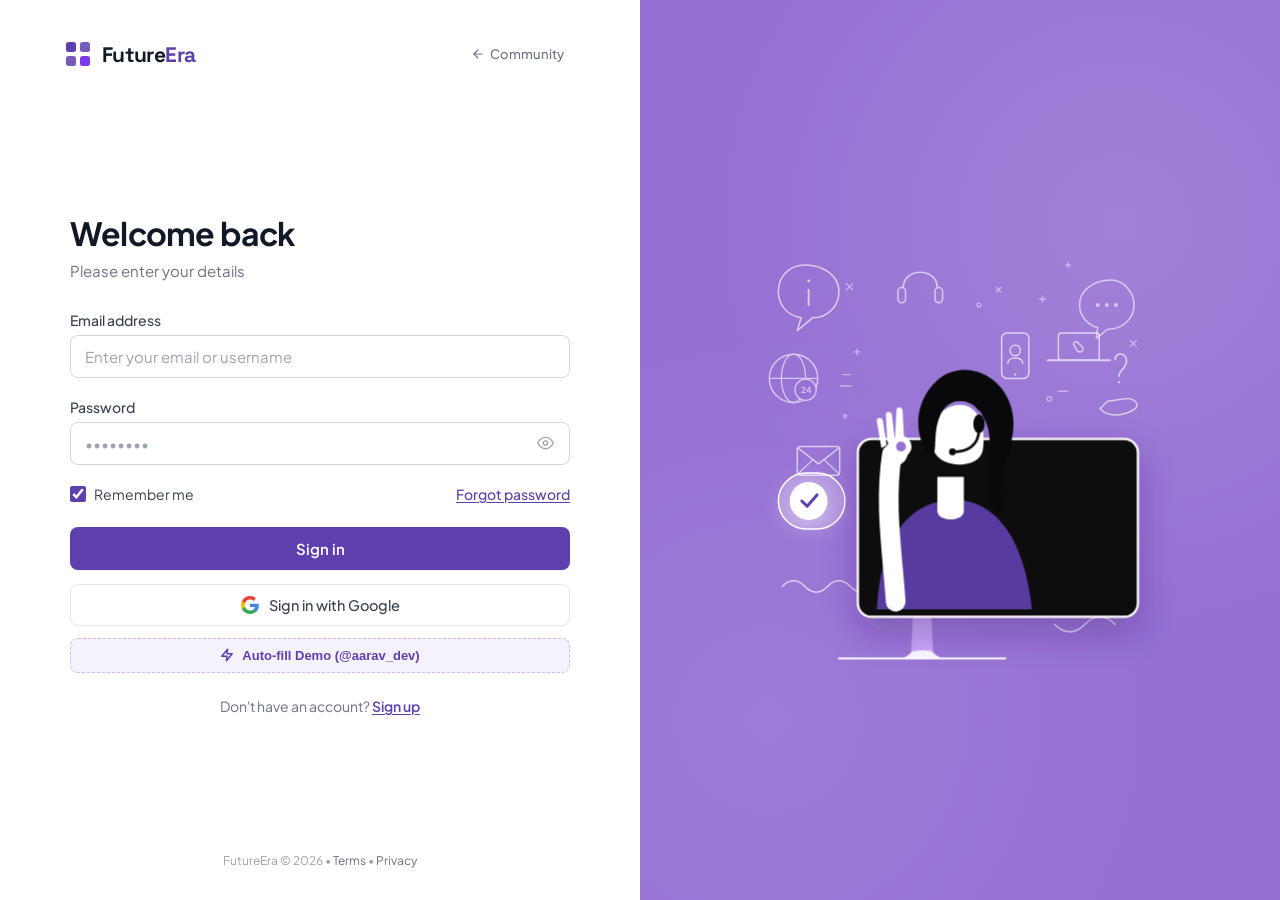
<file: app/static/signin.html>
<!DOCTYPE html>
<html lang="en">
<head>
  <meta charset="UTF-8" />
  <meta name="viewport" content="width=device-width, initial-scale=1.0" />
  <title>Welcome back — FutureEra</title>
  <link rel="icon" type="image/svg+xml" href="/static/favicon.svg" />
  <link rel="preconnect" href="https://fonts.googleapis.com" />
  <link rel="preconnect" href="https://fonts.gstatic.com" crossorigin />
  <link href="https://fonts.googleapis.com/css2?family=Plus+Jakarta+Sans:wght@400;500;600;700;800&family=Space+Grotesk:wght@600;700&display=swap" rel="stylesheet" />
  <style>
    /* ===================================================
       FUTUREERA AUTHENTICATION PAGE
       Pixel-Perfect Recreation of Clean Split-Screen SaaS Design
       =================================================== */
    *, *::before, *::after {
      box-sizing: border-box;
      margin: 0;
      padding: 0;
    }

    :root {
      --primary-purple: #5e3fae;
      --primary-purple-hover: #4e3294;
      --primary-purple-active: #40287e;
      --primary-purple-light: #f5f2fb;
      --purple-canvas-bg: #9670d3;
      --text-main: #111827;
      --text-muted: #6b7280;
      --text-label: #374151;
      --border-input: #d1d5db;
      --border-focus: #5e3fae;
      --font-body: 'Plus Jakarta Sans', -apple-system, BlinkMacSystemFont, "Segoe UI", Roboto, sans-serif;
      --font-heading: 'Plus Jakarta Sans', sans-serif;
    }

    html, body {
      height: 100%;
      font-family: var(--font-body);
      background-color: #ffffff;
      color: var(--text-main);
      -webkit-font-smoothing: antialiased;
      -moz-osx-font-smoothing: grayscale;
    }

    /* Split-screen wrapper */
    .auth-split-layout {
      display: grid;
      grid-template-columns: 1fr 1fr;
      min-height: 100vh;
      width: 100%;
      background: #ffffff;
    }

    /* LEFT COLUMN: Form Container */
    .auth-left-pane {
      display: flex;
      flex-direction: column;
      justify-content: space-between;
      padding: 40px 64px 32px;
      background: #ffffff;
      min-height: 100vh;
      overflow-y: auto;
    }

    /* Top Brand Header */
    .auth-brand-row {
      display: flex;
      align-items: center;
      justify-content: space-between;
      margin-bottom: 24px;
    }

    .brand-logo-link {
      display: inline-flex;
      align-items: center;
      gap: 10px;
      text-decoration: none;
      color: var(--text-main);
      transition: opacity 0.15s ease;
    }

    .brand-logo-link:hover {
      opacity: 0.85;
    }

    .brand-logo-icon {
      width: 28px;
      height: 28px;
      display: flex;
      align-items: center;
      justify-content: center;
    }

    .brand-logo-name {
      font-family: 'Space Grotesk', var(--font-body);
      font-size: 21px;
      font-weight: 700;
      letter-spacing: -0.03em;
      color: var(--text-main);
    }

    .brand-logo-name span {
      color: var(--primary-purple);
    }

    .nav-back-link {
      font-size: 13px;
      color: var(--text-muted);
      text-decoration: none;
      font-weight: 500;
      display: inline-flex;
      align-items: center;
      gap: 5px;
      padding: 6px 12px;
      border-radius: 6px;
      transition: all 0.15s ease;
    }

    .nav-back-link:hover {
      color: var(--primary-purple);
      background: var(--primary-purple-light);
    }

    /* Form Body Wrapper */
    .auth-form-wrap {
      width: 100%;
      max-width: 500px;
      margin: auto;
      padding: 20px 0;
    }

    .auth-heading {
      font-family: var(--font-heading);
      font-size: 32px;
      font-weight: 700;
      color: var(--text-main);
      letter-spacing: -0.025em;
      line-height: 1.2;
      margin-bottom: 8px;
    }

    .auth-subheading {
      font-size: 15px;
      color: var(--text-muted);
      line-height: 1.5;
      margin-bottom: 28px;
    }

    /* Alert Banner */
    .auth-alert {
      display: none;
      padding: 10px 14px;
      border-radius: 8px;
      font-size: 13.5px;
      margin-bottom: 20px;
      align-items: center;
      gap: 8px;
    }

    .auth-alert.error {
      display: flex;
      background: #fef2f2;
      color: #b91c1c;
      border: 1px solid #fecaca;
    }

    .auth-alert.success {
      display: flex;
      background: #f0fdf4;
      color: #15803d;
      border: 1px solid #bbf7d0;
    }

    /* Input Field Groups */
    .form-group {
      margin-bottom: 20px;
      position: relative;
    }

    .form-label {
      display: block;
      font-size: 14px;
      font-weight: 500;
      color: var(--text-label);
      margin-bottom: 6px;
      text-transform: none !important;
      letter-spacing: normal !important;
    }

    .form-label::before {
      display: none !important;
      content: none !important;
    }

    .input-wrapper {
      position: relative;
      display: flex;
      align-items: center;
    }

    .form-control {
      width: 100%;
      padding: 11px 14px;
      font-size: 15px;
      font-family: inherit;
      color: var(--text-main);
      background: #ffffff;
      border: 1px solid var(--border-input);
      border-radius: 8px;
      outline: none;
      transition: border-color 0.15s ease, box-shadow 0.15s ease;
    }

    .form-control::placeholder {
      color: #9ca3af;
      font-weight: 400;
    }

    .form-control:focus {
      border-color: var(--border-focus);
      box-shadow: 0 0 0 3px rgba(94, 63, 174, 0.16);
    }

    .btn-pwd-toggle {
      position: absolute;
      right: 12px;
      top: 50%;
      transform: translateY(-50%);
      background: transparent;
      border: none;
      color: #9ca3af;
      cursor: pointer;
      padding: 4px;
      display: flex;
      align-items: center;
      justify-content: center;
      transition: color 0.15s ease;
    }

    .btn-pwd-toggle:hover {
      color: var(--text-main);
    }

    /* Remember Me & Forgot Password Row */
    .form-meta-row {
      display: flex;
      justify-content: space-between;
      align-items: center;
      margin-bottom: 24px;
      font-size: 14px;
    }

    .checkbox-container {
      display: inline-flex;
      align-items: center;
      gap: 8px;
      cursor: pointer;
      color: var(--text-label);
      user-select: none;
      font-size: 14px;
    }

    .checkbox-container input[type="checkbox"] {
      width: 16px;
      height: 16px;
      accent-color: var(--primary-purple);
      border-radius: 4px;
      cursor: pointer;
    }

    .forgot-link {
      color: var(--primary-purple);
      text-decoration: underline;
      text-underline-offset: 2px;
      font-weight: 500;
      transition: opacity 0.15s ease;
    }

    .forgot-link:hover {
      opacity: 0.8;
    }

    /* Submit Button */
    .btn-auth-primary {
      width: 100%;
      padding: 12px 20px;
      font-size: 15px;
      font-weight: 600;
      font-family: inherit;
      color: #ffffff;
      background: var(--primary-purple);
      border: none;
      border-radius: 8px;
      cursor: pointer;
      transition: background 0.15s ease, transform 0.05s ease, box-shadow 0.15s ease;
      box-shadow: 0 1px 2px rgba(0, 0, 0, 0.05);
      display: flex;
      align-items: center;
      justify-content: center;
      gap: 8px;
    }

    .btn-auth-primary:hover {
      background: var(--primary-purple-hover);
    }

    .btn-auth-primary:active {
      transform: translateY(1px);
    }

    .btn-auth-primary:disabled {
      opacity: 0.7;
      cursor: not-allowed;
    }

    /* Social / Google Button */
    .btn-google {
      width: 100%;
      padding: 11px 20px;
      margin-top: 14px;
      font-size: 14.5px;
      font-weight: 500;
      font-family: inherit;
      color: #374151;
      background: #ffffff;
      border: 1px solid #e5e7eb;
      border-radius: 8px;
      cursor: pointer;
      display: flex;
      align-items: center;
      justify-content: center;
      gap: 10px;
      transition: all 0.15s ease;
      box-shadow: 0 1px 2px rgba(0, 0, 0, 0.04);
    }

    .btn-google:hover {
      background: #f9fafb;
      border-color: #d1d5db;
    }

    /* Auto-Fill Demo Button */
    .demo-pill-btn {
      width: 100%;
      margin-top: 12px;
      padding: 9px 16px;
      font-size: 13px;
      font-weight: 600;
      color: var(--primary-purple);
      background: var(--primary-purple-light);
      border: 1px dashed #d8b4fe;
      border-radius: 8px;
      cursor: pointer;
      display: inline-flex;
      align-items: center;
      justify-content: center;
      gap: 8px;
      transition: all 0.15s ease;
    }

    .demo-pill-btn:hover {
      background: #ede9fe;
      border-color: var(--primary-purple);
    }

    /* Switch Auth Mode Line */
    .auth-switch-text {
      text-align: center;
      font-size: 14px;
      color: var(--text-muted);
      margin-top: 24px;
    }

    .auth-switch-btn {
      color: var(--primary-purple);
      text-decoration: underline;
      text-underline-offset: 2px;
      font-weight: 600;
      background: transparent;
      border: none;
      cursor: pointer;
      font-family: inherit;
      font-size: inherit;
      padding: 0;
    }

    .auth-switch-btn:hover {
      opacity: 0.8;
    }

    /* Sign Up Additional Fields */
    .signup-grid-2 {
      display: grid;
      grid-template-columns: 1fr 1fr;
      gap: 12px;
    }

    .interest-chips-matrix {
      display: grid;
      grid-template-columns: repeat(2, 1fr);
      gap: 8px;
      margin-top: 6px;
    }

    .interest-chip {
      background: #f9fafb;
      border: 1px solid #e5e7eb;
      border-radius: 8px;
      padding: 8px 10px;
      font-size: 12.5px;
      font-weight: 500;
      color: #4b5563;
      cursor: pointer;
      display: flex;
      align-items: center;
      gap: 6px;
      transition: all 0.15s ease;
      user-select: none;
    }

    .interest-chip:hover {
      border-color: #cbd5e1;
      background: #f3f4f6;
    }

    .interest-chip.selected {
      background: var(--primary-purple-light);
      border-color: var(--primary-purple);
      color: var(--primary-purple);
      font-weight: 600;
      box-shadow: 0 0 0 1px var(--primary-purple);
    }

    /* Auth Footer Note */
    .auth-bottom-note {
      text-align: center;
      font-size: 12px;
      color: #9ca3af;
      padding-top: 16px;
    }

    .auth-bottom-note a {
      color: #6b7280;
      text-decoration: none;
    }

    .auth-bottom-note a:hover {
      text-decoration: underline;
    }

    /* RIGHT COLUMN: Illustration Canvas */
    .auth-right-pane {
      background-color: var(--purple-canvas-bg);
      background-image: 
        radial-gradient(circle at 75% 25%, rgba(255, 255, 255, 0.12) 0%, transparent 50%),
        radial-gradient(circle at 20% 80%, rgba(255, 255, 255, 0.08) 0%, transparent 45%);
      display: flex;
      align-items: center;
      justify-content: center;
      position: relative;
      overflow: hidden;
      padding: 40px;
      min-height: 100vh;
    }

    .illustration-wrapper {
      width: 100%;
      max-width: 600px;
      display: flex;
      align-items: center;
      justify-content: center;
      animation: fadeInCanvas 0.4s ease-out;
    }

    @keyframes fadeInCanvas {
      from { opacity: 0; transform: scale(0.98); }
      to { opacity: 1; transform: scale(1); }
    }

    .vector-art-svg {
      width: 100%;
      height: auto;
      max-height: 85vh;
      overflow: visible;
    }

    /* Floating vector animation effects */
    .floating-doodle {
      animation: floatGentle 4.5s ease-in-out infinite alternate;
      transform-origin: center;
    }

    .floating-doodle-alt {
      animation: floatGentleAlt 5.5s ease-in-out infinite alternate;
      transform-origin: center;
    }

    @keyframes floatGentle {
      0% { transform: translateY(0px) rotate(0deg); }
      100% { transform: translateY(-7px) rotate(1deg); }
    }

    @keyframes floatGentleAlt {
      0% { transform: translateY(0px) rotate(0deg); }
      100% { transform: translateY(8px) rotate(-1.5deg); }
    }

    /* Responsive Breakpoints */
    @media (max-width: 960px) {
      .auth-split-layout {
        grid-template-columns: 1fr;
      }
      .auth-right-pane {
        display: none;
      }
      .auth-left-pane {
        padding: 32px 24px;
        min-height: 100vh;
      }
      .auth-form-wrap {
        padding: 24px 0;
      }
      .auth-heading {
        font-size: 28px;
      }
    }

    @media (max-width: 480px) {
      .signup-grid-2 {
        grid-template-columns: 1fr;
      }
      .interest-chips-matrix {
        grid-template-columns: 1fr;
      }
    }
  </style>
</head>
<body>

  <div class="auth-split-layout">
    
    <!-- ==========================================
         LEFT COLUMN: Authentication Form
         ========================================== -->
    <div class="auth-left-pane">
      
      <!-- Top Brand Header -->
      <div class="auth-brand-row">
        <a href="/" class="brand-logo-link" title="FutureEra Homepage">
          <!-- Geometric 4-Cube Icon matching reference logo structure -->
          <div class="brand-logo-icon">
            <svg width="28" height="28" viewBox="0 0 28 28" fill="none">
              <rect x="2" y="2" width="10" height="10" rx="2.5" fill="#5e3fae" />
              <rect x="16" y="2" width="10" height="10" rx="2.5" fill="#5e3fae" opacity="0.85" />
              <rect x="2" y="16" width="10" height="10" rx="2.5" fill="#5e3fae" opacity="0.85" />
              <rect x="16" y="16" width="10" height="10" rx="2.5" fill="#7c3aed" />
              <!-- Center diamond accent -->
              <polygon points="14,10 18,14 14,18 10,14" fill="#ffffff" />
            </svg>
          </div>
          <span class="brand-logo-name">Future<span>Era</span></span>
        </a>

        <a href="/community" class="nav-back-link">
          <svg width="14" height="14" viewBox="0 0 24 24" fill="none" stroke="currentColor" stroke-width="2" stroke-linecap="round" stroke-linejoin="round"><line x1="19" y1="12" x2="5" y2="12"></line><polyline points="12 19 5 12 12 5"></polyline></svg>
          <span>Community</span>
        </a>
      </div>

      <!-- Main Form Body -->
      <div class="auth-form-wrap">
        
        <!-- Heading & Subtitle -->
        <h1 id="authTitle" class="auth-heading">Welcome back</h1>
        <p id="authSubtitle" class="auth-subheading">Please enter your details</p>

        <!-- Alert Notification Box -->
        <div id="authAlert" class="auth-alert">
          <svg width="16" height="16" viewBox="0 0 24 24" fill="none" stroke="currentColor" stroke-width="2"><circle cx="12" cy="12" r="10"></circle><line x1="12" y1="8" x2="12" y2="12"></line><line x1="12" y1="16" x2="12.01" y2="16"></line></svg>
          <span id="authAlertMsg">Notification</span>
        </div>

        <!-- ====================================
             FORM 1: SIGN IN (Default view)
             ==================================== -->
        <form id="signInForm" onsubmit="handleSignInSubmit(event)">
          
          <div class="form-group">
            <label class="form-label" for="loginEmail">Email address</label>
            <div class="input-wrapper">
              <input 
                type="text" 
                id="loginEmail" 
                class="form-control" 
                required 
                autocomplete="username"
                placeholder="Enter your email or username" 
              />
            </div>
          </div>

          <div class="form-group">
            <label class="form-label" for="loginPassword">Password</label>
            <div class="input-wrapper">
              <input 
                type="password" 
                id="loginPassword" 
                class="form-control" 
                required 
                autocomplete="current-password"
                placeholder="••••••••" 
              />
              <button 
                type="button" 
                class="btn-pwd-toggle" 
                onclick="togglePasswordVisibility('loginPassword')" 
                title="Show or hide password"
              >
                <svg width="17" height="17" viewBox="0 0 24 24" fill="none" stroke="currentColor" stroke-width="2" stroke-linecap="round" stroke-linejoin="round"><path d="M1 12s4-8 11-8 11 8 11 8-4 8-11 8-11-8-11-8z"></path><circle cx="12" cy="12" r="3"></circle></svg>
              </button>
            </div>
          </div>

          <!-- Remember Me + Forgot Password Row -->
          <div class="form-meta-row">
            <label class="checkbox-container">
              <input type="checkbox" id="rememberMe" checked />
              <span>Remember me</span>
            </label>
            <a href="javascript:void(0)" class="forgot-link" onclick="handleForgotPassword(event)">Forgot password</a>
          </div>

          <!-- Primary Sign In Button -->
          <button type="submit" class="btn-auth-primary" id="btnSignInSubmit">
            <span>Sign in</span>
          </button>

          <!-- Sign in with Google Button -->
          <button type="button" class="btn-google" onclick="handleGoogleSignIn()">
            <svg width="18" height="18" viewBox="0 0 24 24">
              <path fill="#4285F4" d="M23.745 12.27c0-.7-.06-1.4-.19-2.07H12v4.51h6.6c-.29 1.52-1.14 2.8-2.4 3.66v3.05h3.9c2.28-2.1 3.645-5.2 3.645-9.15z"/>
              <path fill="#34A853" d="M12 24c3.24 0 5.95-1.08 7.93-2.91l-3.9-3.05c-1.08.72-2.45 1.16-4.03 1.16-3.12 0-5.77-2.1-6.72-4.93H1.24v3.15C3.26 21.36 7.33 24 12 24z"/>
              <path fill="#FBBC05" d="M5.28 14.27c-.25-.72-.38-1.49-.38-2.27s.13-1.55.38-2.27V6.58H1.24C.45 8.15 0 9.92 0 12s.45 3.85 1.24 5.42l4.04-3.15z"/>
              <path fill="#EA4335" d="M12 4.75c1.77 0 3.35.61 4.6 1.8l3.42-3.42C17.95 1.19 15.24 0 12 0 7.33 0 3.26 2.64 1.24 6.58l4.04 3.15c.95-2.83 3.6-4.98 6.72-4.98z"/>
            </svg>
            <span>Sign in with Google</span>
          </button>

          <!-- 1-Click Interactive Demo Helper -->
          <button type="button" class="demo-pill-btn" onclick="fillDemoCredentials()">
            <svg width="14" height="14" viewBox="0 0 24 24" fill="none" stroke="currentColor" stroke-width="2.5" stroke-linecap="round" stroke-linejoin="round"><polygon points="13 2 3 14 12 14 11 22 21 10 12 10 13 2"></polygon></svg>
            <span>Auto-fill Demo (@aarav_dev)</span>
          </button>

          <!-- Switch to Sign Up -->
          <p class="auth-switch-text">
            Don't have an account? 
            <button type="button" class="auth-switch-btn" onclick="setAuthMode('signup')">Sign up</button>
          </p>

        </form>

        <!-- ====================================
             FORM 2: SIGN UP
             ==================================== -->
        <form id="signUpForm" style="display: none;" onsubmit="handleSignUpSubmit(event)">
          
          <div class="signup-grid-2">
            <div class="form-group">
              <label class="form-label" for="regFullName">Full name</label>
              <input type="text" id="regFullName" class="form-control" required placeholder="Aarav Sharma" />
            </div>
            <div class="form-group">
              <label class="form-label" for="regUsername">Username</label>
              <input type="text" id="regUsername" class="form-control" required placeholder="aarav_dev" />
            </div>
          </div>

          <div class="form-group">
            <label class="form-label" for="regEmail">Email address</label>
            <input type="email" id="regEmail" class="form-control" required placeholder="name@example.com" />
          </div>

          <div class="form-group">
            <label class="form-label" for="regPassword">Password (Min 6 characters)</label>
            <div class="input-wrapper">
              <input type="password" id="regPassword" class="form-control" minlength="6" required placeholder="••••••••" />
              <button type="button" class="btn-pwd-toggle" onclick="togglePasswordVisibility('regPassword')">
                <svg width="17" height="17" viewBox="0 0 24 24" fill="none" stroke="currentColor" stroke-width="2"><path d="M1 12s4-8 11-8 11 8 11 8-4 8-11 8-11-8-11-8z"></path><circle cx="12" cy="12" r="3"></circle></svg>
              </button>
            </div>
          </div>

          <div class="signup-grid-2">
            <div class="form-group">
              <label class="form-label" for="regStage">Career Stage</label>
              <select id="regStage" class="form-control" style="background-color: #fff; cursor: pointer;">
                <option value="final_year" selected>Final Year Student</option>
                <option value="12th_pass">Class 12th Pass</option>
              </select>
            </div>
            <div class="form-group">
              <label class="form-label" for="regDegree">Degree or Stream</label>
              <input type="text" id="regDegree" class="form-control" placeholder="B.Tech Computer Science" />
            </div>
          </div>

          <div class="form-group">
            <label class="form-label" for="regTargetRole">Target Engineering Role</label>
            <input type="text" id="regTargetRole" class="form-control" placeholder="e.g. AI Systems Architect" />
          </div>

          <!-- Interests Selection Matrix (at least 3) -->
          <div class="form-group">
            <div style="display: flex; justify-content: space-between; align-items: center; margin-bottom: 4px;">
              <label class="form-label" style="margin-bottom: 0;">Core Interests (Pick &ge; 3)</label>
              <span id="interestCounter" style="font-size: 12px; font-weight: 600; color: #b45309;">0/3 selected</span>
            </div>
            <div class="interest-chips-matrix" id="signupInterestGrid">
              <div class="interest-chip" data-val="Coding & Tech">
                <svg width="14" height="14" viewBox="0 0 24 24" fill="none" stroke="currentColor" stroke-width="2"><polyline points="16 18 22 12 16 6"></polyline><polyline points="8 6 2 12 8 18"></polyline></svg>
                <span>Full-Stack &amp; Core</span>
              </div>
              <div class="interest-chip" data-val="AI & Machine Learning">
                <svg width="14" height="14" viewBox="0 0 24 24" fill="none" stroke="currentColor" stroke-width="2"><circle cx="12" cy="12" r="3"></circle><path d="M12 2v3m0 14v3M2 12h3m14 0h3"></path></svg>
                <span>AI &amp; ML</span>
              </div>
              <div class="interest-chip" data-val="Cloud & DevOps">
                <svg width="14" height="14" viewBox="0 0 24 24" fill="none" stroke="currentColor" stroke-width="2"><path d="M18 10h-1.26A8 8 0 1 0 9 20h9a5 5 0 0 0 0-10z"></path></svg>
                <span>Cloud &amp; DevOps</span>
              </div>
              <div class="interest-chip" data-val="Cybersecurity">
                <svg width="14" height="14" viewBox="0 0 24 24" fill="none" stroke="currentColor" stroke-width="2"><path d="M12 22s8-4 8-10V5l-8-3-8 3v7c0 6 8 10 8 10z"></path></svg>
                <span>Cybersecurity</span>
              </div>
              <div class="interest-chip" data-val="UI/UX & Product Design">
                <svg width="14" height="14" viewBox="0 0 24 24" fill="none" stroke="currentColor" stroke-width="2"><path d="M12 19l7-7 3 3-7 7-3-3z"></path></svg>
                <span>UI/UX &amp; Design</span>
              </div>
              <div class="interest-chip" data-val="Robotics & IoT">
                <svg width="14" height="14" viewBox="0 0 24 24" fill="none" stroke="currentColor" stroke-width="2"><rect x="3" y="11" width="18" height="10" rx="2"></rect><circle cx="12" cy="5" r="2"></circle></svg>
                <span>Robotics &amp; IoT</span>
              </div>
              <div class="interest-chip" data-val="Data Science & Analytics">
                <svg width="14" height="14" viewBox="0 0 24 24" fill="none" stroke="currentColor" stroke-width="2"><line x1="18" y1="20" x2="18" y2="10"></line><line x1="12" y1="20" x2="12" y2="4"></line><line x1="6" y1="20" x2="6" y2="14"></line></svg>
                <span>Data Science</span>
              </div>
              <div class="interest-chip" data-val="Finance & Markets">
                <svg width="14" height="14" viewBox="0 0 24 24" fill="none" stroke="currentColor" stroke-width="2"><polyline points="23 6 13.5 15.5 8.5 10.5 1 18"></polyline></svg>
                <span>FinTech &amp; Markets</span>
              </div>
            </div>
          </div>

          <!-- Terms Checkbox -->
          <div class="form-meta-row" style="margin-bottom: 20px;">
            <label class="checkbox-container">
              <input type="checkbox" id="agreeTerms" checked required />
              <span>I agree to the <a href="/terms" target="_blank" class="forgot-link">Terms</a> and <a href="/privacy" target="_blank" class="forgot-link">Privacy Policy</a></span>
            </label>
          </div>

          <!-- Primary Sign Up Button -->
          <button type="submit" class="btn-auth-primary" id="btnSignUpSubmit">
            <span>Create account</span>
          </button>

          <!-- Switch to Sign In -->
          <p class="auth-switch-text">
            Already have an account? 
            <button type="button" class="auth-switch-btn" onclick="setAuthMode('signin')">Log in</button>
          </p>

        </form>

      </div>

      <!-- Bottom Minimal Footer -->
      <div class="auth-bottom-note">
        FutureEra &copy; 2026 &bull; <a href="/terms">Terms</a> &bull; <a href="/privacy">Privacy</a>
      </div>

    </div>

    <!-- ==========================================
         RIGHT COLUMN: Vector Illustration Canvas
         Pixel-perfect recreation of the user's uploaded art
         ========================================== -->
    <div class="auth-right-pane" aria-hidden="true">
      <div class="illustration-wrapper">
        <svg class="vector-art-svg" viewBox="0 0 740 680" fill="none" xmlns="http://www.w3.org/2000/svg">
          <defs>
            <!-- Soft drop shadow for monitor -->
            <filter id="screenShadow" x="-20%" y="-10%" width="140%" height="130%" filterUnits="userSpaceOnUse">
              <feDropShadow dx="0" dy="18" stdDeviation="22" flood-color="#3b236e" flood-opacity="0.32"/>
            </filter>
            <!-- Badge glow -->
            <filter id="badgeGlow" x="-20%" y="-20%" width="140%" height="140%">
              <feDropShadow dx="0" dy="6" stdDeviation="10" flood-color="#ffffff" flood-opacity="0.35"/>
            </filter>
          </defs>

          <!-- ==========================================
               BACKGROUND FLOATING DOODLES & ICONS
               Exact match from user reference image
               ========================================== -->
          
          <!-- Top Left: Speech Bubble with 'i' (Information) -->
          <g class="floating-doodle" opacity="0.65">
            <path d="M165 95 C145 95, 130 110, 130 130 C130 148, 142 162, 160 165 L155 182 L175 165 C195 165, 210 150, 210 130 C210 110, 190 95, 165 95 Z" stroke="#ffffff" stroke-width="2" fill="none" stroke-linejoin="round"/>
            <line x1="170" y1="128" x2="170" y2="148" stroke="#ffffff" stroke-width="2.5" stroke-linecap="round"/>
            <circle cx="170" cy="116" r="1.8" fill="#ffffff"/>
          </g>

          <!-- Top Center: Headset / Headphones -->
          <g class="floating-doodle-alt" opacity="0.6">
            <path d="M295 125 C295 98, 340 98, 340 125" stroke="#ffffff" stroke-width="2.2" fill="none" stroke-linecap="round"/>
            <rect x="288" y="125" width="10" height="20" rx="5" stroke="#ffffff" stroke-width="2" fill="none"/>
            <rect x="337" y="125" width="10" height="20" rx="5" stroke="#ffffff" stroke-width="2" fill="none"/>
          </g>

          <!-- Mid-Left: Globe with '24' (24/7 Support / Connectivity) -->
          <g class="floating-doodle" opacity="0.6">
            <circle cx="150" cy="245" r="32" stroke="#ffffff" stroke-width="2" fill="none"/>
            <ellipse cx="150" cy="245" rx="16" ry="32" stroke="#ffffff" stroke-width="1.8" fill="none"/>
            <line x1="118" y1="245" x2="182" y2="245" stroke="#ffffff" stroke-width="1.8"/>
            <circle cx="166" cy="260" r="14" fill="#9670d3" stroke="#ffffff" stroke-width="1.8"/>
            <text x="166" y="264" font-family="'Plus Jakarta Sans', sans-serif" font-size="11" font-weight="700" fill="#ffffff" text-anchor="middle">24</text>
          </g>

          <!-- Mid-Left Lower: Mail / Envelope -->
          <g class="floating-doodle-alt" opacity="0.65">
            <rect x="155" y="335" width="56" height="38" rx="4" stroke="#ffffff" stroke-width="2" fill="none"/>
            <polyline points="156,337 183,358 210,337" stroke="#ffffff" stroke-width="2" fill="none" stroke-linejoin="round"/>
            <line x1="156" y1="371" x2="176" y2="352" stroke="#ffffff" stroke-width="1.5"/>
            <line x1="210" y1="371" x2="190" y2="352" stroke="#ffffff" stroke-width="1.5"/>
          </g>

          <!-- Top Right: Speech Bubble with '...' (3 Dots) -->
          <g class="floating-doodle" opacity="0.6">
            <path d="M570 115 C545 115, 528 130, 528 148 C528 162, 538 174, 552 178 L550 192 L565 180 C585 180, 600 166, 600 148 C600 130, 585 115, 570 115 Z" stroke="#ffffff" stroke-width="2" fill="none" stroke-linejoin="round"/>
            <circle cx="552" cy="148" r="2.5" fill="#ffffff"/>
            <circle cx="564" cy="148" r="2.5" fill="#ffffff"/>
            <circle cx="576" cy="148" r="2.5" fill="#ffffff"/>
          </g>

          <!-- Upper Center-Right: Mobile Phone with User Avatar -->
          <g class="floating-doodle-alt" opacity="0.65">
            <rect x="425" y="185" width="36" height="60" rx="7" stroke="#ffffff" stroke-width="2" fill="none"/>
            <circle cx="443" cy="208" r="7" stroke="#ffffff" stroke-width="1.8" fill="none"/>
            <path d="M433 226 C433 220, 437 218, 443 218 C449 218, 453 220, 453 226" stroke="#ffffff" stroke-width="1.8" fill="none"/>
            <circle cx="443" cy="240" r="1.5" fill="#ffffff"/>
          </g>

          <!-- Upper Right: Laptop with Phone Receiver on Screen -->
          <g class="floating-doodle" opacity="0.65">
            <rect x="500" y="185" width="54" height="36" rx="4" stroke="#ffffff" stroke-width="2" fill="none"/>
            <line x1="486" y1="221" x2="568" y2="221" stroke="#ffffff" stroke-width="2.5" stroke-linecap="round"/>
            <!-- Phone receiver icon inside screen -->
            <path d="M520 200 C520 197, 523 195, 526 198 L532 204 C534 206, 532 209, 530 210 C526 211, 524 208, 520 200 Z" stroke="#ffffff" stroke-width="1.8" fill="none" stroke-linejoin="round"/>
          </g>

          <!-- Mid Right: Question mark & Open Hand -->
          <g class="floating-doodle-alt" opacity="0.65">
            <path d="M575 220 C575 210, 590 210, 590 222 C590 232, 580 234, 580 242" stroke="#ffffff" stroke-width="2.2" fill="none" stroke-linecap="round"/>
            <circle cx="580" cy="250" r="1.5" fill="#ffffff"/>
            <!-- Hand palm -->
            <path d="M565 275 C575 275, 588 270, 595 272 C602 274, 608 280, 600 286 C585 296, 565 296, 555 285 Z" stroke="#ffffff" stroke-width="1.8" fill="none" stroke-linejoin="round"/>
          </g>

          <!-- Mid Right: Three concentric connection circles -->
          <g class="floating-doodle" opacity="0.7">
            <ellipse cx="550" cy="390" rx="14" ry="10" stroke="#ffffff" stroke-width="1.8" fill="none"/>
            <ellipse cx="572" cy="392" rx="7" ry="5" stroke="#ffffff" stroke-width="1.8" fill="none"/>
            <circle cx="590" cy="393" r="5" stroke="#ffffff" stroke-width="1.8" fill="none"/>
          </g>

          <!-- Scattered decorative elements matching reference -->
          <g opacity="0.45" stroke="#ffffff" stroke-width="1.8" stroke-linecap="round">
            <!-- Crosses & Pluses -->
            <line x1="220" y1="120" x2="228" y2="128"/><line x1="228" y1="120" x2="220" y2="128"/>
            <line x1="510" y1="95" x2="516" y2="95"/><line x1="513" y1="92" x2="513" y2="98"/>
            <line x1="418" y1="125" x2="424" y2="131"/><line x1="424" y1="125" x2="418" y2="131"/>
            <line x1="475" y1="140" x2="483" y2="140"/><line x1="479" y1="136" x2="479" y2="144"/>
            <line x1="595" y1="195" x2="603" y2="203"/><line x1="603" y1="195" x2="595" y2="203"/>
            <line x1="230" y1="210" x2="238" y2="210"/><line x1="234" y1="206" x2="234" y2="214"/>
            <line x1="390" y1="270" x2="396" y2="276"/><line x1="396" y1="270" x2="390" y2="276"/>
            <!-- Circles & Dots -->
            <circle cx="395" cy="148" r="2.5" fill="none"/>
            <circle cx="488" cy="272" r="3" fill="none"/>
            <circle cx="218" cy="295" r="2" fill="none"/>
            <circle cx="510" cy="328" r="2.5" fill="none"/>
            <!-- Small accent dashes -->
            <line x1="215" y1="240" x2="225" y2="240"/>
            <line x1="212" y1="255" x2="226" y2="255"/>
            <line x1="500" y1="262" x2="512" y2="262"/>
          </g>

          <!-- Background Wavy Sine Lines -->
          <g stroke="#ffffff" stroke-width="2" stroke-linecap="round" fill="none" opacity="0.65">
            <!-- Left sine wave behind screen -->
            <path d="M135 520 Q150 505, 165 520 T195 520 T225 520 T255 520"/>
            <!-- Right sine wave below screen -->
            <path d="M525 460 Q545 440, 565 460 T605 460"/>
            <path d="M495 570 Q515 590, 535 570 T575 570"/>
          </g>

          <!-- ==========================================
               LEFT VERIFIED CHECKMARK BADGE (PILL)
               ========================================== -->
          <g transform="translate(130, 370)" filter="url(#badgeGlow)">
            <!-- Outer translucent rounded container -->
            <rect x="0" y="0" width="88" height="74" rx="37" fill="#ffffff" fill-opacity="0.22" stroke="#ffffff" stroke-width="2"/>
            <!-- Inner white badge circle -->
            <circle cx="40" cy="37" r="25" fill="#ffffff"/>
            <!-- Purple Checkmark -->
            <path d="M31 37 L38 44 L51 29" stroke="#5e3fae" stroke-width="4" stroke-linecap="round" stroke-linejoin="round" fill="none"/>
          </g>

          <!-- ==========================================
               DESKTOP MONITOR HARDWARE (SCREEN & STAND)
               ========================================== -->
          <!-- Monitor Stand Base & Stem -->
          <g opacity="0.95">
            <!-- Stand base on desk -->
            <path d="M210 615 L430 615" stroke="#ffffff" stroke-width="2.5" stroke-linecap="round"/>
            <!-- Stand neck -->
            <path d="M310 520 L305 615 L335 615 L330 520 Z" fill="#d8b4fe" opacity="0.8"/>
            <path d="M305 608 C305 603, 335 603, 335 608 L345 615 L295 615 Z" fill="#ffffff"/>
          </g>

          <!-- Desktop Monitor Outer Chassis -->
          <g filter="url(#screenShadow)">
            <!-- Monitor Frame (Dark Charcoal / Sleek Bezel) -->
            <rect x="235" y="325" width="370" height="235" rx="18" fill="#09090b" stroke="#ffffff" stroke-width="3"/>
            <!-- Monitor Inner Display Screen (Deep Indigo / Space) -->
            <rect x="245" y="335" width="350" height="215" rx="12" fill="#09090b"/>
          </g>

          <!-- ==========================================
               PERSON CHARACTER (EMERGING FROM MONITOR)
               ========================================== -->
          <!-- Torso & Violet Top -->
          <g>
            <!-- Body silhouette filling screen bottom -->
            <path d="M260 550 C265 470, 290 410, 360 405 C420 405, 455 460, 465 550 Z" fill="#583b9e"/>
            
            <!-- Arm raising up on left to do OK sign -->
            <path d="M285 540 C280 470, 270 410, 280 345" stroke="#ffffff" stroke-width="26" stroke-linecap="round" fill="none"/>

            <!-- Neck -->
            <path d="M340 375 L340 420 C340 435, 375 435, 375 420 L375 375 Z" fill="#ffffff"/>

            <!-- Head / Face Silhouette -->
            <path d="M335 340 C325 315, 340 280, 370 280 C395 280, 405 310, 400 340 C395 365, 345 365, 335 340 Z" fill="#ffffff"/>

            <!-- Hair (Dark modern stylized sweep matching reference) -->
            <path d="M330 345 C305 320, 310 265, 350 240 C390 220, 435 250, 440 295 C445 330, 420 370, 425 410 C428 425, 412 425, 410 405 C405 375, 415 330, 405 305 C398 285, 385 275, 370 275 C355 275, 345 285, 340 305 C335 325, 340 355, 330 345 Z" fill="#09090b"/>

            <!-- Headset -->
            <!-- Headset Band -->
            <path d="M348 272 C355 258, 380 258, 395 285" fill="none" stroke="#09090b" stroke-width="4.5" stroke-linecap="round"/>
            <!-- Headset Ear Cushion -->
            <ellipse cx="395" cy="305" rx="7.5" ry="12.5" fill="#09090b"/>
            <!-- Microphone Boom extending to mouth -->
            <path d="M395 312 C395 335, 378 342, 362 342" fill="none" stroke="#09090b" stroke-width="3.5" stroke-linecap="round"/>
            <circle cx="360" cy="342" r="4.5" fill="#09090b"/>

            <!-- ==========================================
                 HAND WITH "OK" GESTURE 👌
                 ========================================== -->
            <!-- OK Hand Form -->
            <g transform="translate(250, 275)">
              <!-- Palm base -->
              <path d="M22 68 C22 55, 30 45, 42 50 C52 55, 55 70, 46 80 C36 90, 22 85, 22 68 Z" fill="#ffffff"/>
              <!-- Index Finger & Thumb making the circle -->
              <circle cx="42" cy="60" r="14" fill="#ffffff"/>
              <!-- Negative space inside the circle (revealing the purple canvas background) -->
              <circle cx="42" cy="60" r="6.5" fill="#9670d3"/>
              
              <!-- 3 Upraised Fingers (Pinky, Ring, Middle) -->
              <!-- Middle Finger (Tallest) -->
              <path d="M34 52 L36 12 C36 7, 43 7, 44 12 L46 50" fill="#ffffff"/>
              <!-- Ring Finger -->
              <path d="M24 55 L22 18 C22 13, 29 13, 30 18 L34 52" fill="#ffffff"/>
              <!-- Pinky Finger -->
              <path d="M16 62 L10 26 C10 21, 17 21, 18 26 L23 58" fill="#ffffff"/>
            </g>

          </g>

        </svg>
      </div>
    </div>

  </div>

  <!-- Client-side Interactive Logic -->
  <script>
    // Selected interests storage for registration
    const selectedInterests = new Set();

    document.addEventListener("DOMContentLoaded", () => {
      // Check URL parameters for initial tab (mode=signup vs mode=signin)
      const urlParams = new URLSearchParams(window.location.search);
      const mode = urlParams.get("mode") || (window.location.pathname.includes("signup") ? "signup" : "signin");
      setAuthMode(mode);

      // Initialize interest chip matrix click listeners
      const chips = document.querySelectorAll("#signupInterestGrid .interest-chip");
      const counter = document.getElementById("interestCounter");

      chips.forEach(chip => {
        chip.addEventListener("click", () => {
          const val = chip.getAttribute("data-val");
          if (selectedInterests.has(val)) {
            selectedInterests.delete(val);
            chip.classList.remove("selected");
          } else {
            selectedInterests.add(val);
            chip.classList.add("selected");
          }

          const count = selectedInterests.size;
          if (count >= 3) {
            counter.textContent = `✓ ${count} selected • Matching ready`;
            counter.style.color = "#5e3fae";
          } else {
            counter.textContent = `${count}/3 selected`;
            counter.style.color = "#b45309";
          }
        });
      });
    });

    function setAuthMode(mode) {
      const isSignIn = mode === 'signin';
      
      const title = document.getElementById("authTitle");
      const subtitle = document.getElementById("authSubtitle");
      const signInForm = document.getElementById("signInForm");
      const signUpForm = document.getElementById("signUpForm");

      if (isSignIn) {
        title.textContent = "Welcome back";
        subtitle.textContent = "Please enter your details";
        signInForm.style.display = "block";
        signUpForm.style.display = "none";
        document.title = "Welcome back — FutureEra";
      } else {
        title.textContent = "Create an account";
        subtitle.textContent = "Start your journey with student developer squads";
        signInForm.style.display = "none";
        signUpForm.style.display = "block";
        document.title = "Create an account — FutureEra";
      }

      hideAlert();
    }

    function togglePasswordVisibility(inputId) {
      const input = document.getElementById(inputId);
      if (input) {
        input.type = input.type === "password" ? "text" : "password";
      }
    }

    function showAlert(msg, type = "error") {
      const box = document.getElementById("authAlert");
      const text = document.getElementById("authAlertMsg");
      if (box && text) {
        box.className = `auth-alert ${type}`;
        text.textContent = msg;
      }
    }

    function hideAlert() {
      const box = document.getElementById("authAlert");
      if (box) box.className = "auth-alert";
    }

    function handleForgotPassword(e) {
      e.preventDefault();
      showAlert("Password reset link has been dispatched to your registered address.", "success");
    }

    function handleGoogleSignIn() {
      showAlert("Redirecting to Google Secure Student Single Sign-On...", "success");
      setTimeout(() => {
        fillDemoCredentials();
      }, 700);
    }

    function fillDemoCredentials() {
      const emailField = document.getElementById("loginEmail");
      const pwdField = document.getElementById("loginPassword");
      if (emailField) emailField.value = "aarav_dev";
      if (pwdField) pwdField.value = "Password@123";
      showAlert("Loaded Aarav Sharma's credentials (@aarav_dev). Click 'Sign in'!", "success");
    }

    function getRedirectTarget() {
      const params = new URLSearchParams(window.location.search);
      return params.get("redirect") || "/community";
    }

    // SIGN IN SUBMISSION
    async function handleSignInSubmit(e) {
      e.preventDefault();
      hideAlert();

      const username_or_email = document.getElementById("loginEmail").value.trim();
      const password = document.getElementById("loginPassword").value;
      const btn = document.getElementById("btnSignInSubmit");

      btn.disabled = true;
      btn.innerHTML = `<span>Signing in...</span>`;

      try {
        const res = await fetch("/api/auth/login", {
          method: "POST",
          headers: { "Content-Type": "application/json" },
          body: JSON.stringify({ username_or_email, password })
        });
        const data = await res.json();

        if (!res.ok) {
          showAlert(data.detail || "Sign-in failed. Please verify credentials.", "error");
          btn.disabled = false;
          btn.innerHTML = `<span>Sign in</span>`;
          return;
        }

        // Store session token
        localStorage.setItem("fe_session_token", data.token);
        showAlert(`Welcome back, ${data.user.full_name}! Redirecting...`, "success");

        setTimeout(() => {
          window.location.href = getRedirectTarget();
        }, 500);

      } catch (err) {
        showAlert("Network connection error. Please try again.", "error");
        btn.disabled = false;
        btn.innerHTML = `<span>Sign in</span>`;
      }
    }

    // SIGN UP SUBMISSION
    async function handleSignUpSubmit(e) {
      e.preventDefault();
      hideAlert();

      const full_name = document.getElementById("regFullName").value.trim();
      const username = document.getElementById("regUsername").value.trim();
      const email = document.getElementById("regEmail").value.trim();
      const password = document.getElementById("regPassword").value;
      const stage = document.getElementById("regStage").value;
      const stream_or_degree = document.getElementById("regDegree").value.trim();
      const target_role = document.getElementById("regTargetRole").value.trim();
      const interests = Array.from(selectedInterests);
      const btn = document.getElementById("btnSignUpSubmit");

      if (interests.length < 3) {
        showAlert("Please choose at least 3 core technical interests to enable peer matching.", "error");
        return;
      }

      btn.disabled = true;
      btn.innerHTML = `<span>Creating account...</span>`;

      try {
        const res = await fetch("/api/auth/signup", {
          method: "POST",
          headers: { "Content-Type": "application/json" },
          body: JSON.stringify({
            full_name,
            username,
            email,
            password,
            stage,
            stream_or_degree,
            target_role,
            bio: "Student engineer building with FutureEra.",
            interests,
            avatar_color: "#5e3fae",
            avatar_emoji: ""
          })
        });
        const data = await res.json();

        if (!res.ok) {
          showAlert(data.detail || "Registration failed. Please check form inputs.", "error");
          btn.disabled = false;
          btn.innerHTML = `<span>Create account</span>`;
          return;
        }

        localStorage.setItem("fe_session_token", data.token);
        showAlert(`Account created successfully! Welcome, ${data.user.full_name}!`, "success");

        setTimeout(() => {
          window.location.href = getRedirectTarget();
        }, 500);

      } catch (err) {
        showAlert("Network error during registration.", "error");
        btn.disabled = false;
        btn.innerHTML = `<span>Create account</span>`;
      }
    }
  </script>
</body>
</html>
</file>
